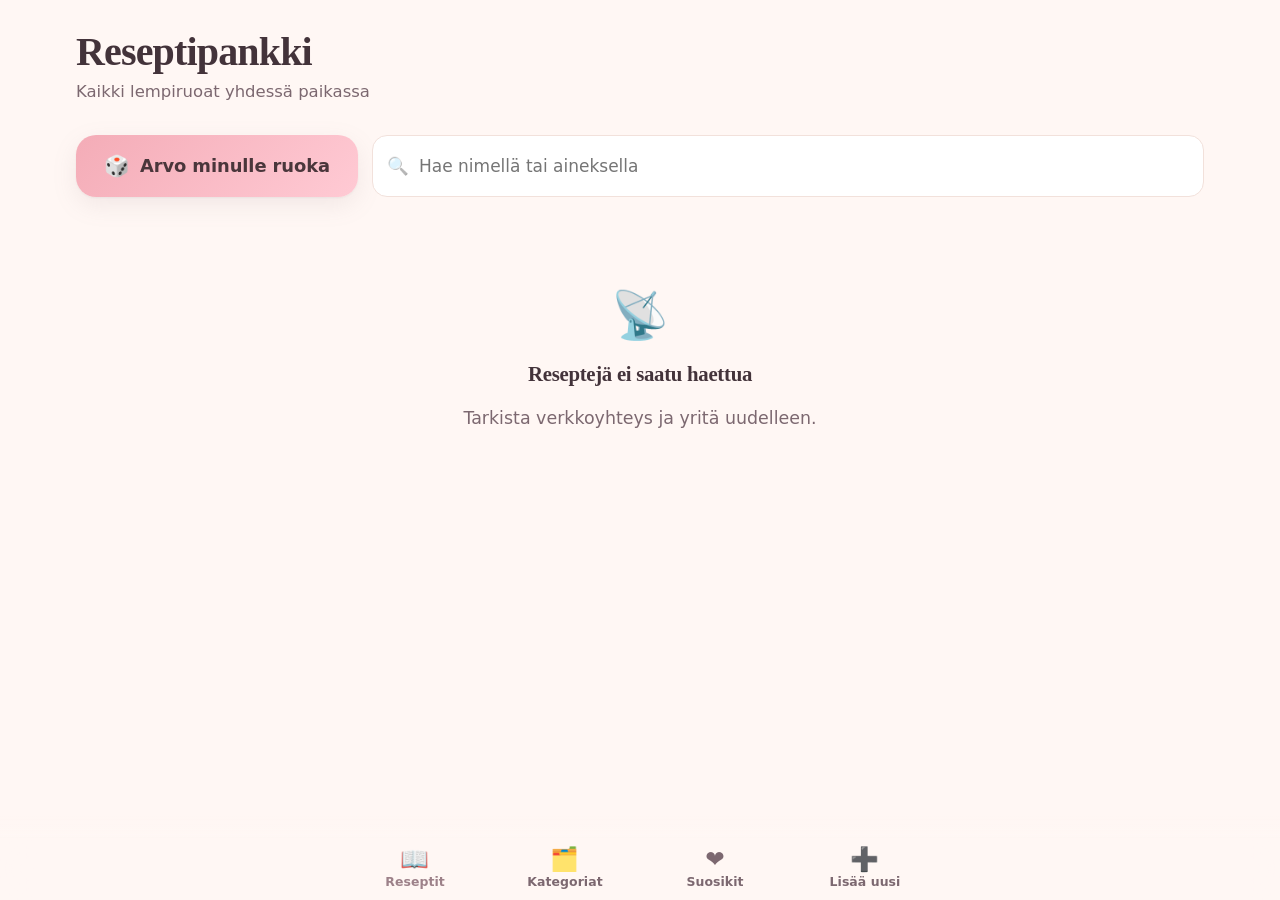
<file: index.html>
<!doctype html>
<html lang="fi">
<head>
<meta charset="utf-8">
<meta name="viewport" content="width=device-width, initial-scale=1, viewport-fit=cover">
<title>Reseptipankki</title>
<meta name="description" content="Äidin omat lempireseptit yhdessä paikassa.">
<meta name="theme-color" content="#FFF7F4" media="(prefers-color-scheme: light)">
<meta name="theme-color" content="#1D1719" media="(prefers-color-scheme: dark)">
<meta name="apple-mobile-web-app-capable" content="yes">
<meta name="apple-mobile-web-app-status-bar-style" content="default">
<meta name="apple-mobile-web-app-title" content="Reseptit">
<link rel="apple-touch-icon" sizes="180x180" href="ikoni-kokki-180.png">
<link rel="icon" type="image/png" sizes="192x192" href="ikoni-kokki-192.png">
<link rel="manifest" href="sovellus.webmanifest">
<link rel="stylesheet" href="style.css">
</head>
<body>

<header class="ylapalkki">
  <h1 id="otsikko">Reseptipankki</h1>
  <p id="alaotsikko">Kaikki lempiruoat yhdessä paikassa</p>
</header>

<main class="sisalto">
  <div id="asetusvaroitus"></div>

  <div class="ohjaimet">
    <button class="arvo-painike" id="arvo" type="button">
      <span class="noppa" aria-hidden="true">🎲</span>
      <span>Arvo minulle ruoka</span>
    </button>

    <div class="hakukentta">
      <span class="kuvake" aria-hidden="true">🔍</span>
      <input type="text" id="haku" placeholder="Hae nimellä tai aineksella" autocomplete="off" enterkeyhint="search">
    </div>
  </div>
</main>

<div class="suodattimet" id="suodattimet"></div>

<main class="sisalto">
  <div id="lista" class="latautuu">Haetaan reseptejä…</div>
</main>

<div class="verho" id="verho" hidden></div>

<section class="arpalevy" id="arpalevy" role="dialog" aria-modal="true"
         aria-label="Arvottu ruoka" hidden>
  <div class="kahva" aria-hidden="true"></div>
  <div id="arpasisalto"></div>
</section>

<nav class="alanavi">
  <a href="index.html" data-navi="kaikki"><span class="kuvake" aria-hidden="true">📖</span>Reseptit</a>
  <a href="kategoriat.html" data-navi="kategoriat"><span class="kuvake" aria-hidden="true">🗂️</span>Kategoriat</a>
  <a href="index.html?suosikit=1" data-navi="suosikit"><span class="kuvake" aria-hidden="true">❤️</span>Suosikit</a>
  <a href="lisaa.html" data-navi="lisaa"><span class="kuvake" aria-hidden="true">➕</span>Lisää uusi</a>
</nav>

<script src="config.js"></script>
<script src="apu.js"></script>
<script src="db.js"></script>
<script src="selaa.js"></script>
</body>
</html>
</file>
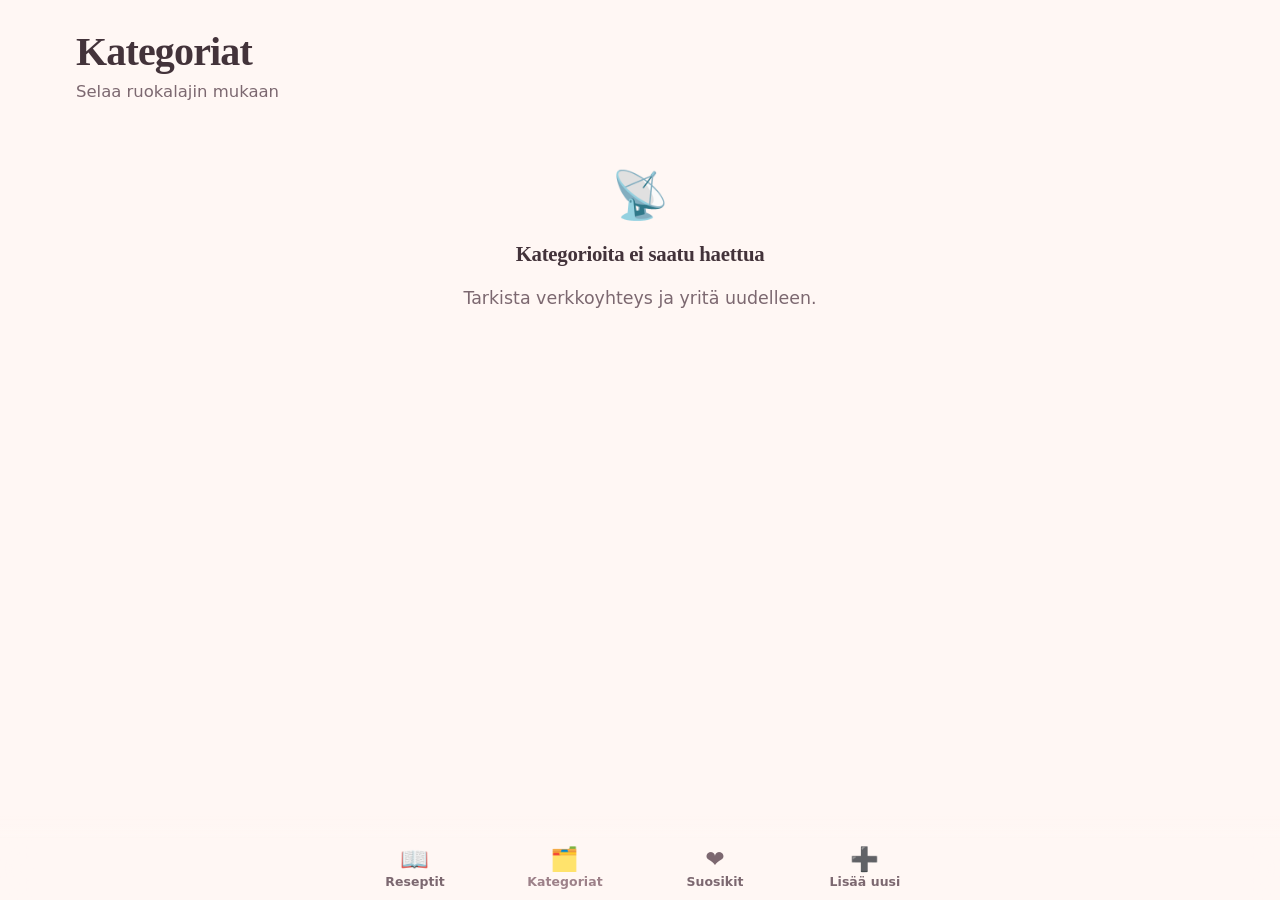
<file: kategoriat.html>
<!doctype html>
<html lang="fi">
<head>
<meta charset="utf-8">
<meta name="viewport" content="width=device-width, initial-scale=1, viewport-fit=cover">
<title>Kategoriat · Reseptipankki</title>
<meta name="theme-color" content="#FFF7F4" media="(prefers-color-scheme: light)">
<meta name="theme-color" content="#1D1719" media="(prefers-color-scheme: dark)">
<meta name="apple-mobile-web-app-capable" content="yes">
<meta name="apple-mobile-web-app-title" content="Reseptit">
<link rel="apple-touch-icon" sizes="180x180" href="ikoni-kokki-180.png">
<link rel="icon" type="image/png" sizes="192x192" href="ikoni-kokki-192.png">
<link rel="manifest" href="sovellus.webmanifest">
<link rel="stylesheet" href="style.css">
</head>
<body>

<header class="ylapalkki">
  <h1>Kategoriat</h1>
  <p>Selaa ruokalajin mukaan</p>
</header>

<main class="sisalto">
  <div id="ryhmat" class="latautuu">Haetaan kategorioita…</div>
</main>

<nav class="alanavi">
  <a href="index.html"><span class="kuvake" aria-hidden="true">📖</span>Reseptit</a>
  <a href="kategoriat.html" aria-current="page"><span class="kuvake" aria-hidden="true">🗂️</span>Kategoriat</a>
  <a href="index.html?suosikit=1"><span class="kuvake" aria-hidden="true">❤️</span>Suosikit</a>
  <a href="lisaa.html"><span class="kuvake" aria-hidden="true">➕</span>Lisää uusi</a>
</nav>

<script src="config.js"></script>
<script src="apu.js"></script>
<script src="db.js"></script>
<script src="kategoriat.js"></script>
</body>
</html>
</file>
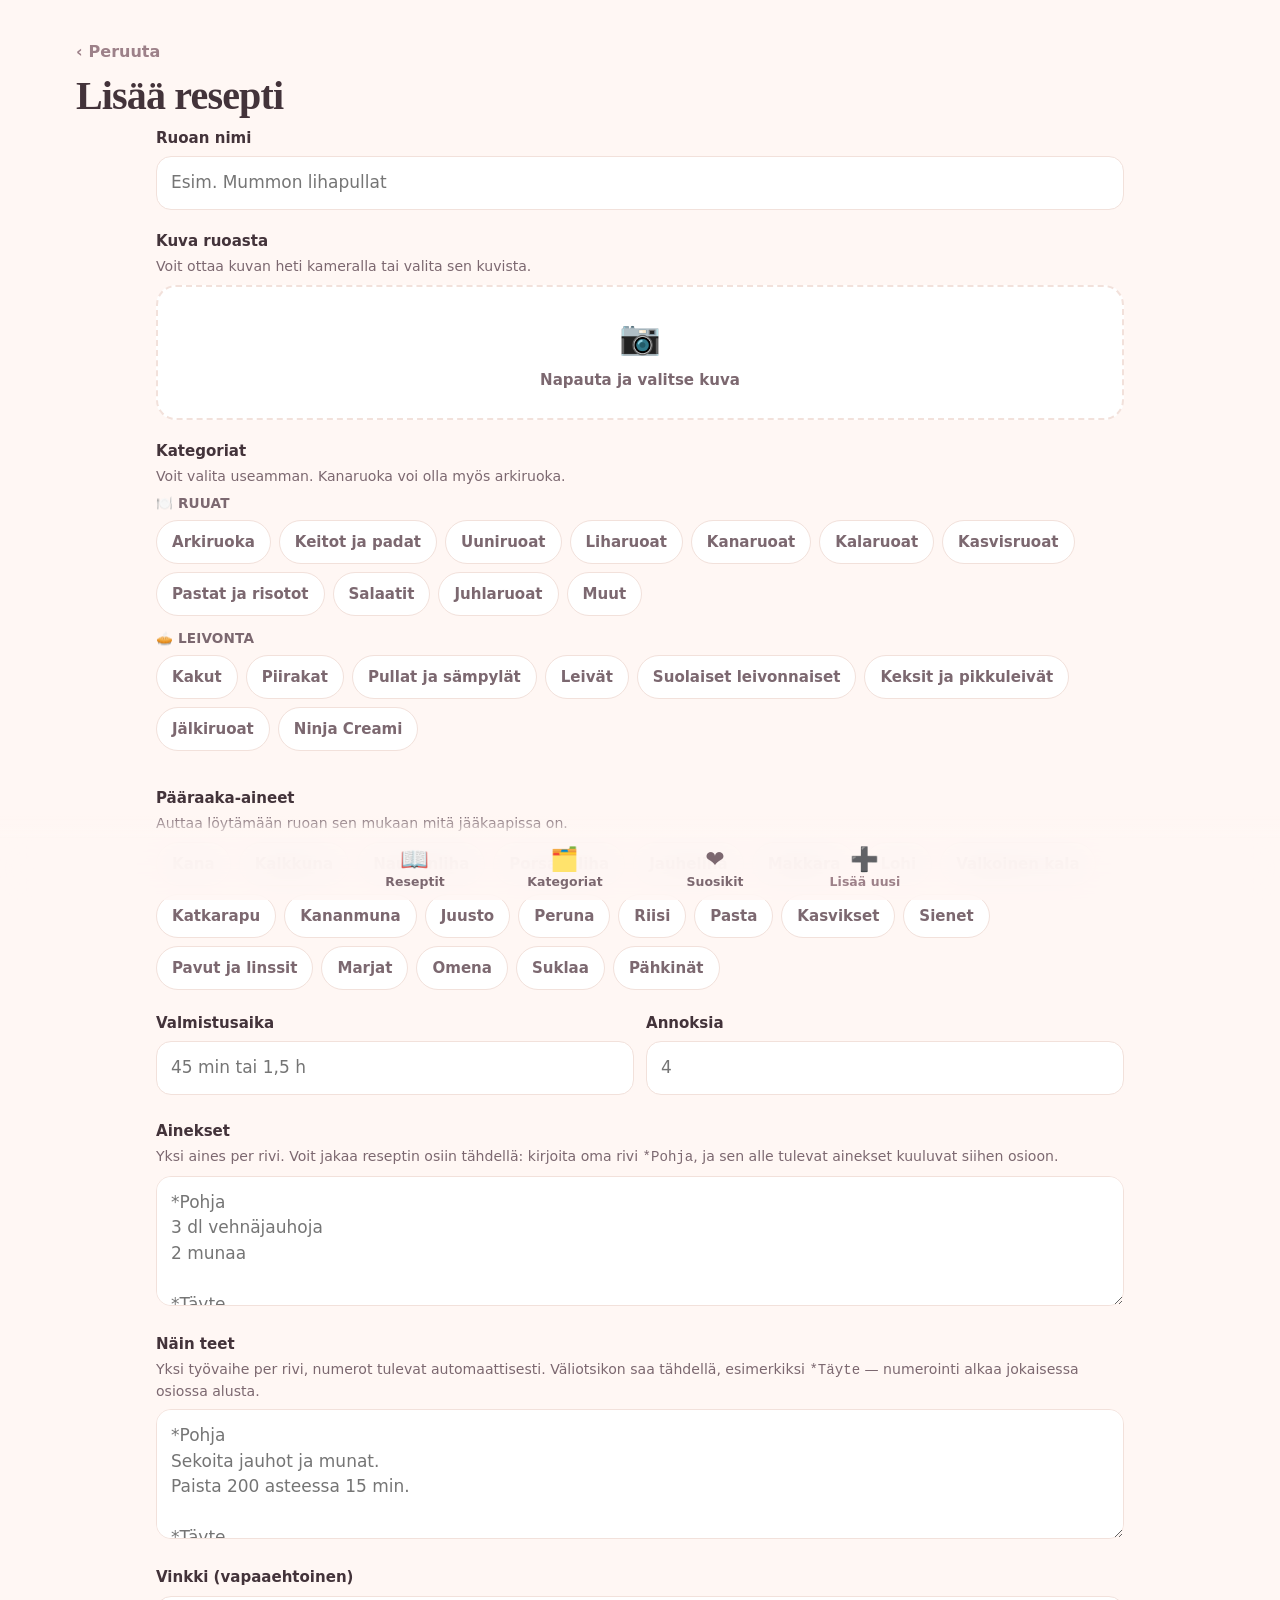
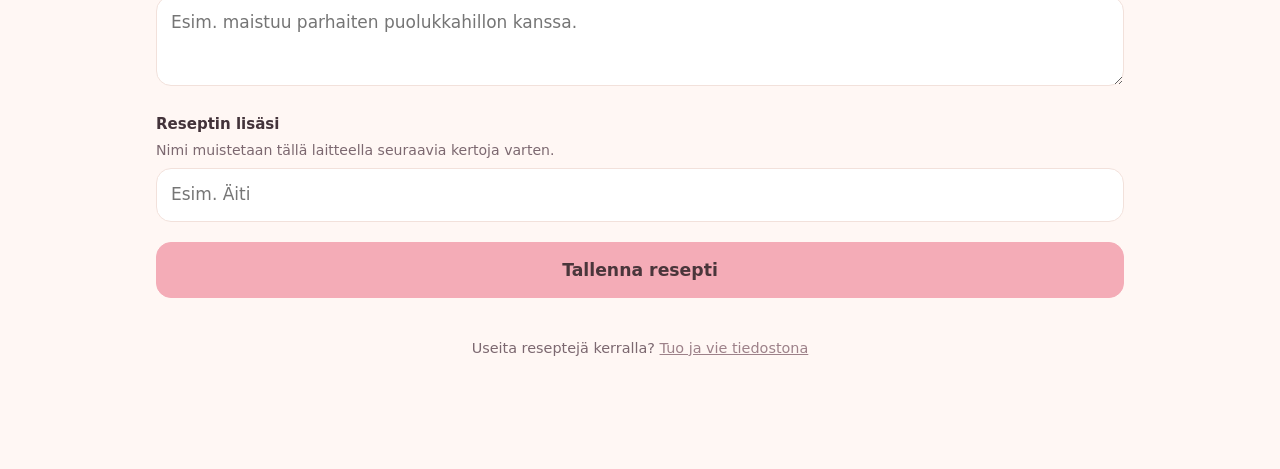
<file: lisaa.html>
<!doctype html>
<html lang="fi">
<head>
<meta charset="utf-8">
<meta name="viewport" content="width=device-width, initial-scale=1, viewport-fit=cover">
<title>Lisää resepti · Reseptipankki</title>
<meta name="theme-color" content="#FFF7F4" media="(prefers-color-scheme: light)">
<meta name="theme-color" content="#1D1719" media="(prefers-color-scheme: dark)">
<meta name="apple-mobile-web-app-capable" content="yes">
<meta name="apple-mobile-web-app-title" content="Reseptit">
<link rel="apple-touch-icon" sizes="180x180" href="ikoni-kokki-180.png">
<link rel="icon" type="image/png" sizes="192x192" href="ikoni-kokki-192.png">
<link rel="manifest" href="sovellus.webmanifest">
<link rel="stylesheet" href="style.css">
</head>
<body class="resepti-sivu">

<header class="ylapalkki">
  <a class="takaisin" href="index.html"><span aria-hidden="true">‹</span> Peruuta</a>
  <h1 id="otsikko">Lisää resepti</h1>
</header>

<main class="sisalto">
  <div id="asetusvaroitus"></div>

  <form id="lomake" novalidate>

    <div class="kentta">
      <label for="nimi">Ruoan nimi</label>
      <input type="text" id="nimi" required autocomplete="off" placeholder="Esim. Mummon lihapullat">
    </div>

    <div class="kentta">
      <label for="kuva">Kuva ruoasta</label>
      <p class="ohjeteksti">Voit ottaa kuvan heti kameralla tai valita sen kuvista.</p>
      <label class="kuvavalinta" id="kuvalaatikko">
        <span id="kuvaTeksti">
          <span class="iso" aria-hidden="true">📷</span>
          Napauta ja valitse kuva
        </span>
        <input type="file" id="kuva" accept="image/*">
      </label>
    </div>

    <fieldset class="kentta valintaryhma">
      <legend>Kategoriat</legend>
      <p class="ohjeteksti">Voit valita useamman. Kanaruoka voi olla myös arkiruoka.</p>
      <div id="kategoriavalinnat"></div>
    </fieldset>

    <fieldset class="kentta valintaryhma">
      <legend>Pääraaka-aineet</legend>
      <p class="ohjeteksti">Auttaa löytämään ruoan sen mukaan mitä jääkaapissa on.</p>
      <div class="valintasirut" id="raakaainevalinnat"></div>
    </fieldset>

    <div class="rivi">
      <div class="kentta">
        <label for="aika">Valmistusaika</label>
        <input type="text" id="aika" autocomplete="off" placeholder="45 min tai 1,5 h">
        <p class="ohjeteksti" id="aikaEsikatselu"></p>
      </div>
      <div class="kentta">
        <label for="annokset">Annoksia</label>
        <input type="number" id="annokset" inputmode="numeric" min="0" placeholder="4">
      </div>
    </div>

    <div class="kentta">
      <label for="ainekset">Ainekset</label>
      <p class="ohjeteksti">Yksi aines per rivi. Voit jakaa reseptin osiin tähdellä: kirjoita oma rivi <code>*Pohja</code>, ja sen alle tulevat ainekset kuuluvat siihen osioon.</p>
      <textarea id="ainekset" placeholder="*Pohja&#10;3 dl vehnäjauhoja&#10;2 munaa&#10;&#10;*Täyte&#10;500 g mansikoita"></textarea>
    </div>

    <div class="kentta">
      <label for="ohje">Näin teet</label>
      <p class="ohjeteksti">Yksi työvaihe per rivi, numerot tulevat automaattisesti. Väliotsikon saa tähdellä, esimerkiksi <code>*Täyte</code> — numerointi alkaa jokaisessa osiossa alusta.</p>
      <textarea id="ohje" placeholder="*Pohja&#10;Sekoita jauhot ja munat.&#10;Paista 200 asteessa 15 min.&#10;&#10;*Täyte&#10;Vatkaa kerma ja levitä pohjalle."></textarea>
    </div>

    <div class="kentta">
      <label for="vinkki">Vinkki (vapaaehtoinen)</label>
      <textarea id="vinkki" style="min-height:90px" placeholder="Esim. maistuu parhaiten puolukkahillon kanssa."></textarea>
    </div>

    <div class="kentta">
      <label for="lisaaja">Reseptin lisäsi</label>
      <p class="ohjeteksti">Nimi muistetaan tällä laitteella seuraavia kertoja varten.</p>
      <input type="text" id="lisaaja" autocomplete="name" list="lisaajaEhdotukset"
             placeholder="Esim. Äiti">
      <datalist id="lisaajaEhdotukset"></datalist>
    </div>

    <div class="toiminnot">
      <button class="nappi paa" type="submit" id="tallenna">Tallenna resepti</button>
    </div>

    <p id="tila" class="ohjeteksti" style="text-align:center"></p>
  </form>

  <p class="sivulinkki">
    Useita reseptejä kerralla? <a href="tuo.html">Tuo ja vie tiedostona</a>
  </p>
</main>

<nav class="alanavi">
  <a href="index.html"><span class="kuvake" aria-hidden="true">📖</span>Reseptit</a>
  <a href="kategoriat.html"><span class="kuvake" aria-hidden="true">🗂️</span>Kategoriat</a>
  <a href="index.html?suosikit=1"><span class="kuvake" aria-hidden="true">❤️</span>Suosikit</a>
  <a href="lisaa.html" aria-current="page"><span class="kuvake" aria-hidden="true">➕</span>Lisää uusi</a>
</nav>

<script src="config.js"></script>
<script src="apu.js"></script>
<script src="db.js"></script>
<script src="lisaa.js"></script>
</body>
</html>
</file>
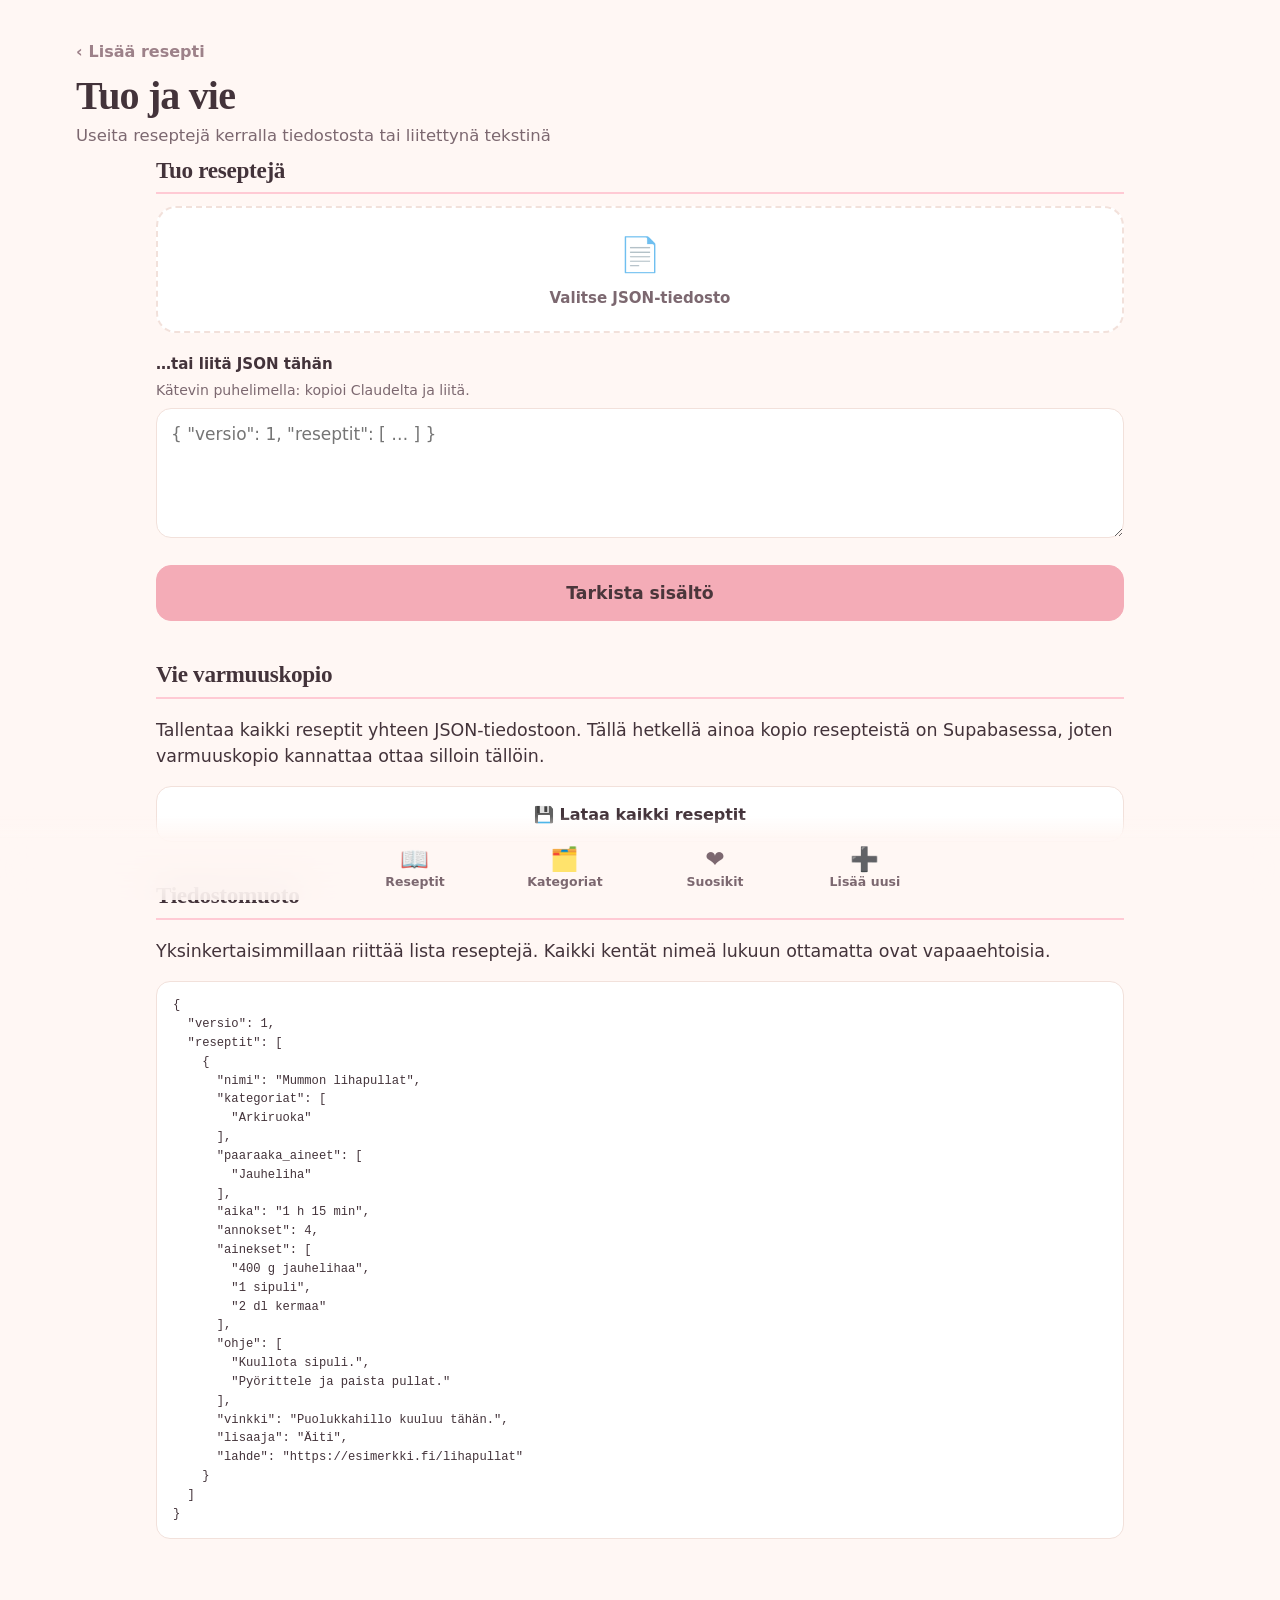
<file: tuo.html>
<!doctype html>
<html lang="fi">
<head>
<meta charset="utf-8">
<meta name="viewport" content="width=device-width, initial-scale=1, viewport-fit=cover">
<title>Tuo ja vie reseptejä · Reseptipankki</title>
<meta name="theme-color" content="#FFF7F4" media="(prefers-color-scheme: light)">
<meta name="theme-color" content="#1D1719" media="(prefers-color-scheme: dark)">
<meta name="apple-mobile-web-app-capable" content="yes">
<meta name="apple-mobile-web-app-title" content="Reseptit">
<link rel="apple-touch-icon" sizes="180x180" href="ikoni-kokki-180.png">
<link rel="icon" type="image/png" sizes="192x192" href="ikoni-kokki-192.png">
<link rel="manifest" href="sovellus.webmanifest">
<link rel="stylesheet" href="style.css">
</head>
<body class="resepti-sivu">

<header class="ylapalkki">
  <a class="takaisin" href="lisaa.html"><span aria-hidden="true">‹</span> Lisää resepti</a>
  <h1>Tuo ja vie</h1>
  <p>Useita reseptejä kerralla tiedostosta tai liitettynä tekstinä</p>
</header>

<main class="sisalto">
  <div id="asetusvaroitus"></div>

  <section class="osio">
    <h2>Tuo reseptejä</h2>

    <div class="kentta">
      <label class="kuvavalinta tuolaatikko" id="tiedostolaatikko">
        <span id="tiedostoTeksti">
          <span class="iso" aria-hidden="true">📄</span>
          Valitse JSON-tiedosto
        </span>
        <input type="file" id="tiedosto" accept=".json,application/json,.txt,text/plain">
      </label>
    </div>

    <div class="kentta">
      <label for="liitetty">…tai liitä JSON tähän</label>
      <p class="ohjeteksti">Kätevin puhelimella: kopioi Claudelta ja liitä.</p>
      <textarea id="liitetty" spellcheck="false" placeholder='{ "versio": 1, "reseptit": [ … ] }'></textarea>
    </div>

    <div class="toiminnot">
      <button class="nappi paa" type="button" id="tarkista">Tarkista sisältö</button>
    </div>

    <p id="tuoTila" class="ohjeteksti" style="text-align:center"></p>

    <div id="esikatselu"></div>
  </section>

  <section class="osio">
    <h2>Vie varmuuskopio</h2>
    <p class="ohjeteksti">
      Tallentaa kaikki reseptit yhteen JSON-tiedostoon. Tällä hetkellä ainoa
      kopio resepteistä on Supabasessa, joten varmuuskopio kannattaa ottaa
      silloin tällöin.
    </p>
    <div class="toiminnot">
      <button class="nappi" type="button" id="vie">💾 Lataa kaikki reseptit</button>
    </div>
    <p id="vieTila" class="ohjeteksti"></p>
  </section>

  <section class="osio">
    <h2>Tiedostomuoto</h2>
    <p class="ohjeteksti">
      Yksinkertaisimmillaan riittää lista reseptejä. Kaikki kentät nimeä
      lukuun ottamatta ovat vapaaehtoisia.
    </p>
    <pre class="koodilohko" id="malli"></pre>
  </section>
</main>

<nav class="alanavi">
  <a href="index.html"><span class="kuvake" aria-hidden="true">📖</span>Reseptit</a>
  <a href="kategoriat.html"><span class="kuvake" aria-hidden="true">🗂️</span>Kategoriat</a>
  <a href="index.html?suosikit=1"><span class="kuvake" aria-hidden="true">❤️</span>Suosikit</a>
  <a href="lisaa.html"><span class="kuvake" aria-hidden="true">➕</span>Lisää uusi</a>
</nav>

<script src="config.js"></script>
<script src="apu.js"></script>
<script src="db.js"></script>
<script src="tuo.js"></script>
</body>
</html>
</file>
<file: style.css>
/* ===============================================================
   Reseptipankki — tyylit

   Väripaletti on äidin valitsema:
     #d8e2dc salvia   #ffe5d9 persikka   #ffcad4 pinkki
     #f4acb7 ruusu    #9d8189 mauve

   Pastellit ovat liian vaaleita kantamaan valkoista tekstiä, joten
   niitä käytetään pintoina ja teksti on syvä luumunsävy, joka on
   johdettu mauvesta. Näin kontrasti riittää myös keittiön valossa.
   =============================================================== */

:root {
  /* Äidin paletti sellaisenaan — näitä käytetään painikkeissa ja
     korosteissa, ja ne pysyvät kirkkaina myös tummassa teemassa. */
  --salvia:   #D8E2DC;
  --persikka: #FFE5D9;
  --pinkki:   #FFCAD4;
  --ruusu:    #F4ACB7;
  --mauve:    #9D8189;

  /* Korttien ja kuvapaikkojen taustasävyt. Tummassa teemassa nämä
     himmenevät, jotta ruudukko ei hehku pimeässä keittiössä. */
  --tintti-salvia:   #D8E2DC;
  --tintti-persikka: #FFE5D9;
  --tintti-pinkki:   #FFCAD4;
  --tintti-ruusu:    #F4ACB7;

  /* Käyttöliittymän sävyt */
  --tausta:        #FFF7F4;
  --pinta:         #FFFFFF;
  --pinta-2:       #FFF1EB;
  --muste:         #43333A;
  --muste-himmea:  #7C6870;
  --viiva:         #F2E1DB;
  --korostus:      #F4ACB7;
  --korostus-pehm: #FFE7EC;
  --korostus-teksti: #4A363B;
  --varjo:         0 1px 2px rgba(67, 51, 58, .05), 0 8px 24px rgba(157, 129, 137, .13);
  --varjo-levy:    0 -6px 44px rgba(67, 51, 58, .18);
  --pyoristys:     20px;
  --sisalto-max:   940px;

  /* Liikkeen sanasto */
  --ease-out:    cubic-bezier(0.23, 1, 0.32, 1);
  --ease-in-out: cubic-bezier(0.77, 0, 0.175, 1);
  --ease-levy:   cubic-bezier(0.32, 0.72, 0, 1);
}

@media (prefers-color-scheme: dark) {
  :root {
    --tausta:        #1D1719;
    --pinta:         #2A2226;
    --pinta-2:       #372B30;
    --muste:         #F7EAE6;
    --muste-himmea:  #C3ABB1;
    --viiva:         #3E3236;
    --korostus:      #F4ACB7;
    --korostus-pehm: #453036;
    --korostus-teksti: #2A2226;
    --varjo:         0 1px 2px rgba(0, 0, 0, .28), 0 8px 24px rgba(0, 0, 0, .34);
    --varjo-levy:    0 -6px 44px rgba(0, 0, 0, .5);

    --tintti-salvia:   #46534E;
    --tintti-persikka: #55403A;
    --tintti-pinkki:   #5A3B43;
    --tintti-ruusu:    #6B4049;
  }
}

* { box-sizing: border-box; }

html {
  font-size: 100%;
  -webkit-text-size-adjust: 100%;
}

body {
  margin: 0;
  padding: 0 0 calc(78px + env(safe-area-inset-bottom));
  background: var(--tausta);
  color: var(--muste);
  font-family: -apple-system, BlinkMacSystemFont, "Segoe UI", system-ui, sans-serif;
  font-size: 1.0625rem;
  line-height: 1.5;
  -webkit-font-smoothing: antialiased;
  overflow-x: hidden;
}

/* Otsikot: iso koko saa tiiviin välistyksen ja rivivälin, leipäteksti ei. */
h1, h2, h3 {
  font-family: Georgia, "Iowan Old Style", "Times New Roman", serif;
  font-weight: 600;
  margin: 0;
}

h1 { letter-spacing: -0.021em; line-height: 1.12; }
h2 { letter-spacing: -0.014em; line-height: 1.2; }
h3 { letter-spacing: -0.008em; line-height: 1.25; }

a { color: var(--mauve); }

button, .nappi, .siru, .kortti, .alanavi a, .takaisin, .kahva, .arvo-painike {
  -webkit-user-select: none;
  user-select: none;
}

button, input, select, textarea {
  font-family: inherit;
  font-size: 1.0625rem;   /* alle 16px saisi iOS:n zoomaamaan kenttään */
  color: inherit;
}

/* Vaaka-asennossa Dynamic Island ja pyöristetyt kulmat vievät tilaa
   sivureunoista, joten sisältö väistää ne turva-alueiden verran. */
.sisalto {
  max-width: var(--sisalto-max);
  margin: 0 auto;
  padding: 0 calc(16px + env(safe-area-inset-right))
           0 calc(16px + env(safe-area-inset-left));
}

/* --- Yläpalkki ------------------------------------------------- */

.ylapalkki {
  padding: calc(env(safe-area-inset-top) + 22px)
           calc(16px + env(safe-area-inset-right)) 8px
           calc(16px + env(safe-area-inset-left));
  max-width: var(--sisalto-max);
  margin: 0 auto;
}

.ylapalkki h1 { font-size: 1.95rem; }

.ylapalkki p {
  margin: 5px 0 0;
  color: var(--muste-himmea);
  font-size: 0.94rem;
}

.takaisin {
  display: inline-flex;
  align-items: center;
  gap: 6px;
  min-height: 44px;
  padding-right: 12px;
  color: var(--mauve);
  text-decoration: none;
  font-weight: 600;
  font-size: 1rem;
  transition: transform 140ms var(--ease-out), opacity 140ms var(--ease-out);
}

.takaisin:active { transform: scale(0.96); opacity: .7; }

/* --- Arvontapainike -------------------------------------------- */

.arvo-painike {
  display: flex;
  align-items: center;
  justify-content: center;
  gap: 10px;
  width: 100%;
  min-height: 62px;
  margin: 18px 0 18px;
  border: 0;
  border-radius: var(--pyoristys);
  background: linear-gradient(135deg, var(--ruusu) 0%, var(--pinkki) 100%);
  color: var(--korostus-teksti);
  font-size: 1.12rem;
  font-weight: 650;
  letter-spacing: -0.005em;
  box-shadow: var(--varjo);
  cursor: pointer;
  -webkit-tap-highlight-color: transparent;
  transition: transform 140ms var(--ease-out), box-shadow 140ms var(--ease-out);
}

.arvo-painike:active {
  transform: scale(0.975);
  box-shadow: 0 1px 2px rgba(67, 51, 58, .06);
}

.arvo-painike .noppa {
  display: inline-block;
  font-size: 1.15em;
  transition: transform 260ms var(--ease-out);
}

.arvo-painike:active .noppa { transform: rotate(-18deg); }

/* --- Haku ja suodattimet --------------------------------------- */

.hakukentta { position: relative; margin-bottom: 12px; }

.hakukentta input {
  width: 100%;
  min-height: 52px;
  padding: 0 16px 0 46px;
  border: 1px solid var(--viiva);
  border-radius: 15px;
  background: var(--pinta);
  outline: none;
  transition: border-color 160ms ease, box-shadow 160ms ease;
}

.hakukentta input:focus {
  border-color: var(--ruusu);
  box-shadow: 0 0 0 3px var(--korostus-pehm);
}

.hakukentta .kuvake {
  position: absolute;
  left: 15px;
  top: 50%;
  transform: translateY(-50%);
  opacity: .45;
  pointer-events: none;
}

.suodattimet {
  display: flex;
  gap: 8px;
  overflow-x: auto;
  padding-top: 2px;
  padding-bottom: 14px;
  padding-left:  max(calc(16px + env(safe-area-inset-left)),
                     calc((100% - var(--sisalto-max)) / 2 + 16px));
  padding-right: max(calc(16px + env(safe-area-inset-right)),
                     calc((100% - var(--sisalto-max)) / 2 + 16px));
  scrollbar-width: none;
  -webkit-overflow-scrolling: touch;
}

.suodattimet::-webkit-scrollbar { display: none; }

.siru {
  flex: 0 0 auto;
  min-height: 40px;
  padding: 0 16px;
  border: 1px solid var(--viiva);
  border-radius: 999px;
  background: var(--pinta);
  color: var(--muste-himmea);
  font-size: 0.94rem;
  font-weight: 550;
  white-space: nowrap;
  cursor: pointer;
  -webkit-tap-highlight-color: transparent;
  transition: transform 140ms var(--ease-out), background-color 180ms ease,
              color 180ms ease, border-color 180ms ease;
}

.siru:active { transform: scale(0.95); }

.siru[aria-pressed="true"] {
  background: var(--ruusu);
  border-color: var(--ruusu);
  color: var(--korostus-teksti);
}

/* --- Reseptiruudukko -------------------------------------------- */

.ruudukko {
  display: grid;
  grid-template-columns: repeat(2, 1fr);
  gap: 14px;
  padding-bottom: 28px;
}

/* Sarakemäärä kasvaa näytön mukana. Puhelimissa (375–440 pt) kaksi
   saraketta pitää kortit luettavan kokoisina; iPadin pystyasennossa
   (820 pt) niitä mahtuu kolme ja vaakatasossa (1180 pt) neljä. */
@media (min-width: 640px) {
  .ruudukko { grid-template-columns: repeat(3, 1fr); gap: 18px; }
}

@media (min-width: 1000px) {
  .ruudukko { grid-template-columns: repeat(4, 1fr); gap: 20px; }
}

.kortti {
  display: block;
  background: var(--pinta);
  border-radius: var(--pyoristys);
  overflow: hidden;
  text-decoration: none;
  color: inherit;
  box-shadow: var(--varjo);
  -webkit-tap-highlight-color: transparent;
  transition: transform 160ms var(--ease-out), box-shadow 160ms var(--ease-out);
}

.kortti:active {
  transform: scale(0.975);
  box-shadow: 0 1px 2px rgba(67, 51, 58, .05);
}

/* Ensilatauksen porrastettu saapuminen. Suodatus ja haku eivät
   käytä tätä — listan pomppiminen joka näppäinpainalluksella
   tekisi hakemisesta hitaan tuntuista. */
.ruudukko.saapuu .kortti {
  opacity: 0;
  animation: kortti-saapuu 280ms var(--ease-out) forwards;
  animation-delay: calc(var(--i, 0) * 45ms);
}

@keyframes kortti-saapuu {
  from { opacity: 0; transform: translateY(10px) scale(0.985); }
  to   { opacity: 1; transform: none; }
}

.kortti .kuva {
  position: relative;
  aspect-ratio: 4 / 3;
  background: var(--tintti-persikka);
  display: flex;
  align-items: center;
  justify-content: center;
  font-size: 2.4rem;
}

.kortti .kuva.salvia   { background: var(--tintti-salvia); }
.kortti .kuva.persikka { background: var(--tintti-persikka); }
.kortti .kuva.pinkki   { background: var(--tintti-pinkki); }
.kortti .kuva.ruusu    { background: var(--tintti-ruusu); }

.kortti .kuva img {
  width: 100%;
  height: 100%;
  object-fit: cover;
  display: block;
}

.kortti .sydan {
  position: absolute;
  top: 8px;
  right: 8px;
  font-size: 0.9rem;
  background: rgba(255, 255, 255, .93);
  border-radius: 999px;
  width: 28px;
  height: 28px;
  display: flex;
  align-items: center;
  justify-content: center;
  box-shadow: 0 1px 4px rgba(67, 51, 58, .12);
}

.kortti .teksti { padding: 12px 13px 15px; }

.kortti h3 { font-size: 1.02rem; margin-bottom: 5px; }

.kortti .meta { font-size: 0.8rem; color: var(--muste-himmea); }

/* --- Tyhjä tila ja ilmoitukset ---------------------------------- */

.tyhja {
  text-align: center;
  padding: 48px 24px;
  color: var(--muste-himmea);
  animation: pehmea-saapuu 320ms var(--ease-out) both;
}

.tyhja .iso { font-size: 2.9rem; display: block; margin-bottom: 12px; }

.tyhja h2 { font-size: 1.3rem; color: var(--muste); margin-bottom: 8px; }

@keyframes pehmea-saapuu {
  from { opacity: 0; transform: translateY(8px); }
  to   { opacity: 1; transform: none; }
}

.huomio {
  background: var(--korostus-pehm);
  border: 1px solid var(--viiva);
  border-radius: 15px;
  padding: 16px 18px;
  margin: 16px 0;
  font-size: 0.94rem;
  line-height: 1.55;
}

.huomio h2 { font-size: 1.12rem; margin-bottom: 8px; }

.huomio code {
  font-family: ui-monospace, SFMono-Regular, Menlo, monospace;
  font-size: 0.82rem;
  background: var(--pinta);
  padding: 1px 5px;
  border-radius: 5px;
}

/* --- Reseptisivu ------------------------------------------------ */

.hero {
  width: 100%;
  aspect-ratio: 3 / 2;
  object-fit: cover;
  display: block;
  background: var(--tintti-persikka);
}

.hero-tyhja {
  aspect-ratio: 3 / 2;
  background: var(--tintti-persikka);
  display: flex;
  align-items: center;
  justify-content: center;
  font-size: 4.6rem;
}

.hero-tyhja.salvia   { background: var(--tintti-salvia); }
.hero-tyhja.persikka { background: var(--tintti-persikka); }
.hero-tyhja.pinkki   { background: var(--tintti-pinkki); }
.hero-tyhja.ruusu    { background: var(--tintti-ruusu); }

/* Kuva ja teksti saapuvat kahtena ryhmänä, eivät yksitellen. */
.saapuva-kuva { animation: pehmea-saapuu 300ms var(--ease-out) both; }

.saapuva-teksti {
  animation: pehmea-saapuu 320ms var(--ease-out) both;
  animation-delay: 60ms;
}

.resepti-otsikko { margin: 22px 0 10px; }

.resepti-otsikko h1 { font-size: 1.95rem; }

.tiedot {
  display: flex;
  flex-wrap: wrap;
  gap: 8px;
  margin: 14px 0 22px;
}

.tieto {
  background: var(--pinta);
  border: 1px solid var(--viiva);
  border-radius: 999px;
  padding: 7px 14px;
  font-size: 0.88rem;
  color: var(--muste-himmea);
}

.osio { margin-bottom: 32px; }

.osio > h2 {
  font-size: 1.3rem;
  margin-bottom: 12px;
  padding-bottom: 8px;
  border-bottom: 2px solid var(--pinkki);
}

/* Väliotsikko ainesten ja työvaiheiden sisällä: *Pohja, *Täyte. Erottuu
   leipätekstistä mauven sävyllä muttei kilpaile osion pääotsikon kanssa. */
.osio-otsikko {
  font-family: Georgia, "Iowan Old Style", "Times New Roman", serif;
  font-size: 1.06rem;
  font-weight: 600;
  letter-spacing: -0.006em;
  color: var(--mauve);
  margin: 22px 0 9px;
}

.osio h2 + .osio-otsikko { margin-top: 2px; }

/* Ainekset: rivin voi kuitata tehdyksi kesken kokkaamisen */
.ainekset { list-style: none; margin: 0; padding: 0; }

.ainekset li {
  display: flex;
  align-items: flex-start;
  gap: 12px;
  min-height: 48px;
  padding: 6px 8px;
  border-radius: 12px;
  border-bottom: 1px solid var(--viiva);
  cursor: pointer;
  -webkit-tap-highlight-color: transparent;
  transition: background-color 140ms var(--ease-out);
}

.ainekset li:last-child { border-bottom: 0; }

.ainekset li:active { background: var(--pinta-2); }

.ainekset .ruutu {
  flex: 0 0 auto;
  width: 25px;
  height: 25px;
  margin-top: 8px;
  border: 2px solid var(--viiva);
  border-radius: 8px;
  display: flex;
  align-items: center;
  justify-content: center;
  font-size: 0.85rem;
  color: transparent;
  transition: background-color 150ms var(--ease-out),
              border-color 150ms var(--ease-out),
              color 150ms var(--ease-out);
}

.ainekset li.valmis .ruutu {
  background: var(--mauve);
  border-color: var(--mauve);
  color: #FFF7F4;
}

.ainekset li span { padding: 9px 0; }

.ainekset li span.teksti {
  transition: color 150ms var(--ease-out), opacity 150ms var(--ease-out);
}

.ainekset li.valmis span.teksti {
  text-decoration: line-through;
  color: var(--muste-himmea);
  opacity: .65;
}

/* Ohje: numeroidut askeleet */
.askeleet { list-style: none; margin: 0; padding: 0; counter-reset: askel; }

.askeleet li {
  display: flex;
  gap: 14px;
  margin-bottom: 18px;
  line-height: 1.6;
}

.askeleet li::before {
  counter-increment: askel;
  content: counter(askel);
  flex: 0 0 auto;
  width: 31px;
  height: 31px;
  border-radius: 999px;
  background: var(--pinkki);
  color: var(--korostus-teksti);
  font-size: 0.94rem;
  font-weight: 700;
  display: flex;
  align-items: center;
  justify-content: center;
  margin-top: 2px;
}

.vinkki {
  background: var(--tintti-salvia);
  border-radius: 15px;
  padding: 15px 17px;
  font-size: 1rem;
  line-height: 1.55;
  color: var(--muste);
}

/* Painikkeet jakavat rivin tasan ja venyvät täyteen leveyteen jos
   teksti pakottaa ne omalle rivilleen — muuten kapeaan näyttöön jää
   puolityhjiä rivejä. */
.toiminnot {
  display: flex;
  flex-wrap: wrap;
  gap: 10px;
  margin: 8px 0 40px;
}

.toiminnot .nappi { flex: 1 1 auto; }

/* --- Painikkeet ------------------------------------------------- */

.nappi {
  display: inline-flex;
  align-items: center;
  justify-content: center;
  gap: 8px;
  min-height: 52px;
  padding: 0 20px;
  border-radius: 15px;
  border: 1px solid var(--viiva);
  background: var(--pinta);
  color: var(--muste);
  font-size: 1rem;
  font-weight: 600;
  text-decoration: none;
  cursor: pointer;
  -webkit-tap-highlight-color: transparent;
  transition: transform 140ms var(--ease-out), background-color 160ms ease,
              opacity 160ms ease;
}

.nappi:active { transform: scale(0.97); }

.nappi.paa {
  background: var(--ruusu);
  border-color: var(--ruusu);
  color: var(--korostus-teksti);
  width: 100%;
  min-height: 58px;
  font-size: 1.08rem;
}

.nappi.vaara { color: #A33F4C; }

@media (prefers-color-scheme: dark) {
  .nappi.vaara { color: #F0A0A9; }
}

.nappi:disabled { opacity: .5; }
.nappi:disabled:active { transform: none; }

/* --- Arvonnan alalevy ------------------------------------------- */

.verho {
  position: fixed;
  inset: 0;
  background: rgba(67, 51, 58, .34);
  opacity: 0;
  z-index: 40;
  transition: opacity 400ms var(--ease-levy);
}

.verho.auki { opacity: 1; }

.arpalevy {
  position: fixed;
  left: 0;
  right: 0;
  bottom: 0;
  z-index: 41;
  max-width: 560px;
  margin: 0 auto;
  padding: 10px 20px calc(24px + env(safe-area-inset-bottom));
  background: var(--pinta);
  border-radius: 26px 26px 0 0;
  box-shadow: var(--varjo-levy);
  transform: translateY(100%);
  transition: transform 400ms var(--ease-levy);
  touch-action: none;
}

.arpalevy.auki { transform: translateY(0); }

/* Vedon aikana levy seuraa sormea suoraan, ilman siirtymää. */
.arpalevy.vetaa { transition: none; }

#arpasisalto {
  opacity: 1;
  transition: opacity 160ms var(--ease-out);
}

.kahva {
  width: 42px;
  height: 5px;
  border-radius: 999px;
  background: var(--viiva);
  margin: 0 auto 16px;
}

.arpa-ylapuoli {
  display: flex;
  align-items: center;
  gap: 15px;
  margin-bottom: 18px;
}

.arpa-kuva {
  flex: 0 0 auto;
  width: 78px;
  height: 78px;
  border-radius: 18px;
  background: var(--tintti-persikka);
  display: flex;
  align-items: center;
  justify-content: center;
  font-size: 2.1rem;
  overflow: hidden;
}

.arpa-kuva.salvia   { background: var(--tintti-salvia); }
.arpa-kuva.persikka { background: var(--tintti-persikka); }
.arpa-kuva.pinkki   { background: var(--tintti-pinkki); }
.arpa-kuva.ruusu    { background: var(--tintti-ruusu); }

.arpa-kuva img { width: 100%; height: 100%; object-fit: cover; }

.arpa-nimi { font-size: 1.4rem; margin-bottom: 4px; }

.arpa-meta { font-size: 0.9rem; color: var(--muste-himmea); }

.arpa-napit { display: flex; gap: 10px; }

.arpa-napit .nappi { flex: 1; min-height: 54px; padding: 0 12px; }

/* --- Lomake ----------------------------------------------------- */

.kentta { margin-bottom: 20px; }

.kentta label {
  display: block;
  font-size: 0.94rem;
  font-weight: 650;
  margin-bottom: 7px;
}

.kentta .ohjeteksti {
  font-size: 0.88rem;
  color: var(--muste-himmea);
  margin: -3px 0 8px;
  line-height: 1.45;
}

.kentta input[type="text"],
.kentta input[type="number"],
.kentta select,
.kentta textarea {
  width: 100%;
  min-height: 52px;
  padding: 13px 14px;
  border: 1px solid var(--viiva);
  border-radius: 15px;
  background: var(--pinta);
  outline: none;
  line-height: 1.5;
  transition: border-color 160ms ease, box-shadow 160ms ease;
}

.kentta textarea { resize: vertical; min-height: 130px; }

.kentta input:focus, .kentta select:focus, .kentta textarea:focus {
  border-color: var(--ruusu);
  box-shadow: 0 0 0 3px var(--korostus-pehm);
}

.rivi { display: flex; gap: 12px; }
.rivi .kentta { flex: 1; }

.kuvavalinta {
  display: block;
  border: 2px dashed var(--viiva);
  border-radius: var(--pyoristys);
  background: var(--pinta);
  padding: 26px 16px;
  text-align: center;
  color: var(--muste-himmea);
  cursor: pointer;
  overflow: hidden;
  transition: transform 140ms var(--ease-out), border-color 160ms ease;
}

.kuvavalinta:active { transform: scale(0.985); border-color: var(--ruusu); }

.kuvavalinta.taytetty { padding: 8px; border-style: solid; }

.kuvavalinta .iso { font-size: 2.1rem; display: block; margin-bottom: 6px; }

.kuvavalinta img {
  width: 100%;
  aspect-ratio: 3 / 2;
  object-fit: cover;
  border-radius: 13px;
  display: block;
  animation: kuva-saapuu 220ms var(--ease-out) both;
}

@keyframes kuva-saapuu {
  from { opacity: 0; transform: scale(0.96); }
  to   { opacity: 1; transform: none; }
}

.kuvavalinta input { display: none; }

/* --- Alanavigaatio ---------------------------------------------- */

/* Sisältö rullaa läpikuultavan palkin alta. Kova viiva on korvattu
   pehmeällä häivytyksellä, joka erottaa palkin vasta kun sen alle
   tulee sisältöä. */
.alanavi {
  position: fixed;
  left: 0; right: 0; bottom: 0;
  display: flex;
  background: color-mix(in srgb, var(--tausta) 82%, transparent);
  -webkit-backdrop-filter: saturate(180%) blur(20px);
  backdrop-filter: saturate(180%) blur(20px);
  border-top: 1px solid color-mix(in srgb, var(--viiva) 70%, transparent);
  padding-bottom: env(safe-area-inset-bottom);
  padding-left: env(safe-area-inset-left);
  padding-right: env(safe-area-inset-right);
  z-index: 20;
}

.alanavi::before {
  content: "";
  position: absolute;
  left: 0; right: 0;
  bottom: 100%;
  height: 22px;
  background: linear-gradient(to top, var(--tausta), transparent);
  pointer-events: none;
}

.alanavi a {
  flex: 1;
  min-height: 62px;
  display: flex;
  flex-direction: column;
  align-items: center;
  justify-content: center;
  gap: 3px;
  text-decoration: none;
  color: var(--muste-himmea);
  font-size: 0.7rem;
  font-weight: 600;
  letter-spacing: 0.005em;
  -webkit-tap-highlight-color: transparent;
  transition: color 160ms ease;
}

.alanavi a .kuvake {
  font-size: 1.3rem;
  line-height: 1;
  transition: transform 160ms var(--ease-out);
}

.alanavi a:active .kuvake { transform: scale(0.88); }

.alanavi a[aria-current="page"] { color: var(--mauve); }

/* --- Muuta ------------------------------------------------------ */

.latautuu {
  text-align: center;
  padding: 60px 20px;
  color: var(--muste-himmea);
}

/* --- Saavutettavuus --------------------------------------------- */

/* Vähennetty liike: siirtymät säilyvät ymmärrettävyyden vuoksi,
   mutta paikanmuutokset ja porrastus poistetaan. */
@media (prefers-reduced-motion: reduce) {
  .ruudukko.saapuu .kortti,
  .kategoriaruudukko.saapuu .kategoriakortti {
    animation: haipyy-esiin 200ms ease both;
    animation-delay: 0ms;
  }

  .tyhja, .saapuva-kuva, .saapuva-teksti, .kuvavalinta img {
    animation: haipyy-esiin 200ms ease both;
  }

  @keyframes haipyy-esiin {
    from { opacity: 0; }
    to   { opacity: 1; }
  }

  .ryhma-sisus { transition: visibility 1ms; }
  .ryhma .nuoli { transition: none; }

  .arpalevy {
    transition: opacity 220ms ease;
    transform: none;
    opacity: 0;
  }

  .arpalevy.auki { opacity: 1; }

  a.kategoriakortti:active, .valintasiru:active, .tieto-linkki:active,
  .kortti:active, .nappi:active, .arvo-painike:active,
  .siru:active, .takaisin:active, .kuvavalinta:active,
  .alanavi a:active .kuvake, .arvo-painike:active .noppa {
    transform: none;
  }
}

@media (prefers-reduced-transparency: reduce) {
  .alanavi {
    background: var(--tausta);
    -webkit-backdrop-filter: none;
    backdrop-filter: none;
  }
}

@media (prefers-contrast: more) {
  :root { --viiva: #B79FA6; --muste-himmea: #5E4A51; }
  .kortti, .nappi, .tieto { border: 1px solid var(--viiva); }
}


/* --- Kategoriasivu ---------------------------------------------- */

/* Ryhmät ovat aluksi kiinni, jotta molemmat otsikot mahtuvat ruudulle
   kerralla — muuten leivonta jäisi ensisilmäyksellä näkymättä. */
.ryhma {
  background: var(--pinta);
  border-radius: var(--pyoristys);
  box-shadow: var(--varjo);
  margin-bottom: 14px;
  overflow: hidden;
}

.ryhma-otsikko {
  display: flex;
  align-items: center;
  gap: 14px;
  width: 100%;
  min-height: 78px;
  padding: 14px 18px;
  border: 0;
  background: transparent;
  color: inherit;
  text-align: left;
  font: inherit;
  cursor: pointer;
  -webkit-tap-highlight-color: transparent;
  -webkit-user-select: none;
  user-select: none;
  transition: background-color 160ms var(--ease-out);
}

.ryhma-otsikko:active { background: var(--pinta-2); }

.ryhma-merkki {
  flex: 0 0 auto;
  width: 50px;
  height: 50px;
  border-radius: 15px;
  background: var(--tintti-persikka);
  display: flex;
  align-items: center;
  justify-content: center;
  font-size: 1.6rem;
}

.ryhma:nth-of-type(2) .ryhma-merkki { background: var(--tintti-pinkki); }

.ryhma-teksti { flex: 1; min-width: 0; }

.ryhma-nimi {
  display: block;
  font-family: Georgia, "Iowan Old Style", "Times New Roman", serif;
  font-size: 1.3rem;
  font-weight: 600;
  letter-spacing: -0.014em;
}

.ryhma-kuvaus {
  display: block;
  margin-top: 2px;
  font-size: 0.88rem;
  color: var(--muste-himmea);
}

.ryhma .nuoli {
  flex: 0 0 auto;
  font-size: 1.5rem;
  line-height: 1;
  color: var(--muste-himmea);
  transition: transform 240ms var(--ease-out);
}

.ryhma.auki .nuoli { transform: rotate(180deg); }

/* Ruudukon rivikorkeus 0fr–1fr on ainoa tapa animoida tuntematon
   korkeus ilman mittaamista. Sisältö pysyy koko ajan asettelussa,
   joten liike toimii yhtä pehmeästi molempiin suuntiin. */
.ryhma-sisus {
  display: grid;
  grid-template-rows: 0fr;
  visibility: hidden;
  transition: grid-template-rows 280ms var(--ease-out), visibility 280ms;
}

.ryhma.auki .ryhma-sisus {
  grid-template-rows: 1fr;
  visibility: visible;
}

/* Vierityskerros ja pehmuste eri elementteihin: border-box-laatikossa
   pehmuste ei kutistu nollaan, joten suljettu ryhmä jäisi muuten
   pehmusteen korkuiseksi raoksi. */
.ryhma-sisus > .ryhma-sisalto {
  overflow: hidden;
  min-height: 0;
}

.ryhma-sisalto > .kategoriaruudukko { padding: 0 14px 16px; }

/* Puhelimessa yksi sarake: kategorianimet ovat pitkiä ("Keksit ja
   pikkuleivät"), ja kahdessa sarakkeessa ne katkeaisivat kolmelle
   riville. Leveämmillä näytöillä sarakkeita mahtuu useampi. */
.kategoriaruudukko {
  display: grid;
  grid-template-columns: 1fr;
  gap: 10px;
}

.kategoriakortti {
  display: flex;
  align-items: center;
  gap: 14px;
  min-height: 72px;
  padding: 12px 16px 12px 12px;
  background: var(--pinta);
  border-radius: 16px;
  box-shadow: var(--varjo);
  text-decoration: none;
  color: inherit;
  -webkit-tap-highlight-color: transparent;
  -webkit-user-select: none;
  user-select: none;
  transition: transform 160ms var(--ease-out), box-shadow 160ms var(--ease-out);
}

a.kategoriakortti:active {
  transform: scale(0.985);
  box-shadow: 0 1px 2px rgba(67, 51, 58, .05);
}

.kategoriakortti .merkki {
  flex: 0 0 auto;
  width: 48px;
  height: 48px;
  border-radius: 14px;
  display: flex;
  align-items: center;
  justify-content: center;
  font-size: 1.5rem;
  background: var(--tintti-persikka);
}

.kategoriakortti .merkki.salvia   { background: var(--tintti-salvia); }
.kategoriakortti .merkki.persikka { background: var(--tintti-persikka); }
.kategoriakortti .merkki.pinkki   { background: var(--tintti-pinkki); }
.kategoriakortti .merkki.ruusu    { background: var(--tintti-ruusu); }

.kategoriakortti .nimi {
  flex: 1;
  font-family: Georgia, "Iowan Old Style", "Times New Roman", serif;
  font-size: 1.08rem;
  font-weight: 600;
  letter-spacing: -0.008em;
  line-height: 1.25;
}

.kategoriakortti .maara {
  flex: 0 0 auto;
  font-size: 0.85rem;
  color: var(--muste-himmea);
  text-align: right;
}

/* Tyhjä kategoria näkyy listalla mutta ei ole avattavissa — muuten
   sen napauttaminen veisi tyhjään näkymään. */
.kategoriakortti.tyhjana {
  box-shadow: none;
  background: transparent;
  border: 1px dashed var(--viiva);
  opacity: .62;
}

.kategoriaruudukko.saapuu .kategoriakortti {
  opacity: 0;
  animation: kortti-saapuu 280ms var(--ease-out) forwards;
  animation-delay: calc(var(--i, 0) * 40ms);
}


/* --- Monivalinta lomakkeella ------------------------------------- */

.valintaryhma {
  border: 0;
  padding: 0;
  margin: 0 0 22px;
  min-width: 0;
}

.valintaryhma legend {
  padding: 0;
  font-size: 0.94rem;
  font-weight: 650;
  margin-bottom: 7px;
}

.valintaosio { margin-bottom: 14px; }

.valintaosio h3 {
  font-family: inherit;
  font-size: 0.85rem;
  font-weight: 650;
  letter-spacing: 0.01em;
  text-transform: uppercase;
  color: var(--muste-himmea);
  margin-bottom: 8px;
}

.valintasirut {
  display: flex;
  flex-wrap: wrap;
  gap: 8px;
}

.valintasiru {
  min-height: 44px;
  padding: 0 15px;
  border: 1px solid var(--viiva);
  border-radius: 999px;
  background: var(--pinta);
  color: var(--muste-himmea);
  font-size: 0.94rem;
  font-weight: 550;
  cursor: pointer;
  -webkit-tap-highlight-color: transparent;
  -webkit-user-select: none;
  user-select: none;
  transition: transform 140ms var(--ease-out), background-color 180ms ease,
              color 180ms ease, border-color 180ms ease;
}

.valintasiru:active { transform: scale(0.95); }

.valintasiru[aria-pressed="true"] {
  background: var(--ruusu);
  border-color: var(--ruusu);
  color: var(--korostus-teksti);
}

/* --- Reseptisivun uudet merkinnät --------------------------------- */

.tieto-linkki {
  text-decoration: none;
  color: var(--muste);
  -webkit-tap-highlight-color: transparent;
  transition: transform 140ms var(--ease-out), background-color 160ms ease;
}

.tieto-linkki:active { transform: scale(0.96); background: var(--pinta-2); }

.tiedot.raaka-aineet { margin: -14px 0 20px; }

.tieto.raaka-aine {
  background: var(--tintti-salvia);
  border-color: transparent;
  color: var(--muste);
}

.lisaaja {
  margin: 0 0 20px;
  font-size: 0.94rem;
  color: var(--muste-himmea);
}

.lisaaja strong { color: var(--muste); font-weight: 650; }

/* --- Tuonti ja vienti --------------------------------------------- */

.sivulinkki {
  margin: 6px 0 34px;
  text-align: center;
  font-size: 0.9rem;
  color: var(--muste-himmea);
}

.tuolaatikko { padding: 22px 16px; }

.koodilohko {
  background: var(--pinta);
  border: 1px solid var(--viiva);
  border-radius: 14px;
  padding: 14px 16px;
  overflow-x: auto;
  font-family: ui-monospace, SFMono-Regular, Menlo, monospace;
  font-size: 0.76rem;
  line-height: 1.55;
  margin: 0;
}

.tuoyhteenveto {
  background: var(--korostus-pehm);
  border-radius: 14px;
  padding: 13px 16px;
  margin-bottom: 14px;
  font-size: 0.92rem;
  line-height: 1.5;
}

.tuolista { list-style: none; margin: 0 0 16px; padding: 0; }

.tuorivi + .tuorivi { border-top: 1px solid var(--viiva); }

.tuorivi label {
  display: flex;
  align-items: flex-start;
  gap: 13px;
  padding: 13px 4px;
  cursor: pointer;
  -webkit-tap-highlight-color: transparent;
}

.tuorivi input[type="checkbox"] {
  flex: 0 0 auto;
  width: 24px;
  height: 24px;
  margin: 2px 0 0;
  accent-color: var(--mauve);
}

.tuorivi-teksti { flex: 1; min-width: 0; }

.tuorivi-nimi {
  display: block;
  font-family: Georgia, "Iowan Old Style", "Times New Roman", serif;
  font-size: 1.05rem;
  font-weight: 600;
  line-height: 1.3;
}

.tuorivi-meta {
  display: block;
  margin-top: 2px;
  font-size: 0.85rem;
  color: var(--muste-himmea);
}

.liput { display: flex; flex-wrap: wrap; gap: 6px; margin-top: 7px; }

.lippu {
  font-size: 0.76rem;
  padding: 3px 9px;
  border-radius: 999px;
  background: var(--tintti-persikka);
  color: var(--korostus-teksti);
}

.lippu.kaksoiskappale { background: var(--tintti-ruusu); }

/* ===============================================================
   Leveät näytöt

   Puhelimet osuvat välille 375–440 pt, joten perustyylit on
   mitoitettu sinne. Nämä säännöt sovittavat saman käyttöliittymän
   11 tuuman iPadille (820 pt pystyssä, 1180 pt vaakatasossa) ilman
   että mistään tulee venytettyä.
   =============================================================== */

@media (min-width: 700px) {
  body { font-size: 1.09rem; }

  .ylapalkki { padding-top: calc(env(safe-area-inset-top) + 30px); }
  .ylapalkki h1 { font-size: 2.5rem; }
  .ylapalkki p { font-size: 1.03rem; }

  /* Täysleveä arvontapainike näyttäisi tabletilla venytetyltä, joten
     se kutistuu omaan mittaansa ja haku täyttää loput rivistä. */
  .ohjaimet {
    display: flex;
    align-items: center;
    gap: 14px;
    margin: 22px 0 20px;
  }

  .arvo-painike {
    width: auto;
    flex: 0 0 auto;
    margin: 0;
    padding: 0 28px;
  }

  .hakukentta { flex: 1; margin-bottom: 0; }

  .hakukentta input { min-height: 62px; }

  .siru { min-height: 44px; padding: 0 18px; font-size: 1rem; }

  .kortti h3 { font-size: 1.12rem; }
  .kortti .meta { font-size: 0.86rem; }
  .kortti .kuva { font-size: 3rem; }

  /* Alanavigaatio keskitetään: 1180 pistettä leveä palkki, jonka
     päissä on kolme kuvaketta, pakottaisi silmän laidasta laitaan. */
  .alanavi { justify-content: center; }
  .alanavi a { flex: 0 0 150px; }
  .alanavi a { font-size: 0.78rem; }
  .alanavi a .kuvake { font-size: 1.45rem; }

  /* Kuva ei saa täyttää koko näyttöä ennen kuin ohjeeseen pääsee. */
  .hero, .hero-tyhja {
    aspect-ratio: auto;
    height: 40vh;
    max-height: 420px;
  }

  .hero-tyhja { font-size: 6rem; }

  .resepti-otsikko h1 { font-size: 2.5rem; }

  .osio > h2 { font-size: 1.45rem; }

  .toiminnot .nappi { min-height: 56px; }

  .nappi.paa { width: auto; min-width: 260px; }

  .arpalevy { padding-left: 26px; padding-right: 26px; }

  .kategoriaruudukko { grid-template-columns: repeat(2, 1fr); gap: 12px; }
  .ryhma-otsikko h2 { font-size: 1.7rem; }
}

/* Ainekset ja työvaiheet rinnakkain. Keittiössä iPad on tyypillisesti
   pystyssä tasolla, jolloin molemmat näkyvät kerralla eikä reseptiä
   tarvitse rullata edestakaisin kesken kokkaamisen. */
@media (min-width: 820px) {
  .resepti-palstat {
    display: grid;
    grid-template-columns: minmax(260px, 0.85fr) 1.15fr;
    gap: 20px 44px;
    align-items: start;
  }

  .askeleet li { margin-bottom: 20px; }
}

@media (min-width: 1000px) {
  :root { --sisalto-max: 1160px; }

  .kategoriaruudukko { grid-template-columns: repeat(3, 1fr); }

  /* Luettavuus menisi pilalle, jos leipäteksti venyisi yhtä leveäksi
     kuin ruudukko, joten reseptisivu pysyy kapeampana. */
  .resepti-sivu .sisalto { max-width: 1000px; }
}
</file>
